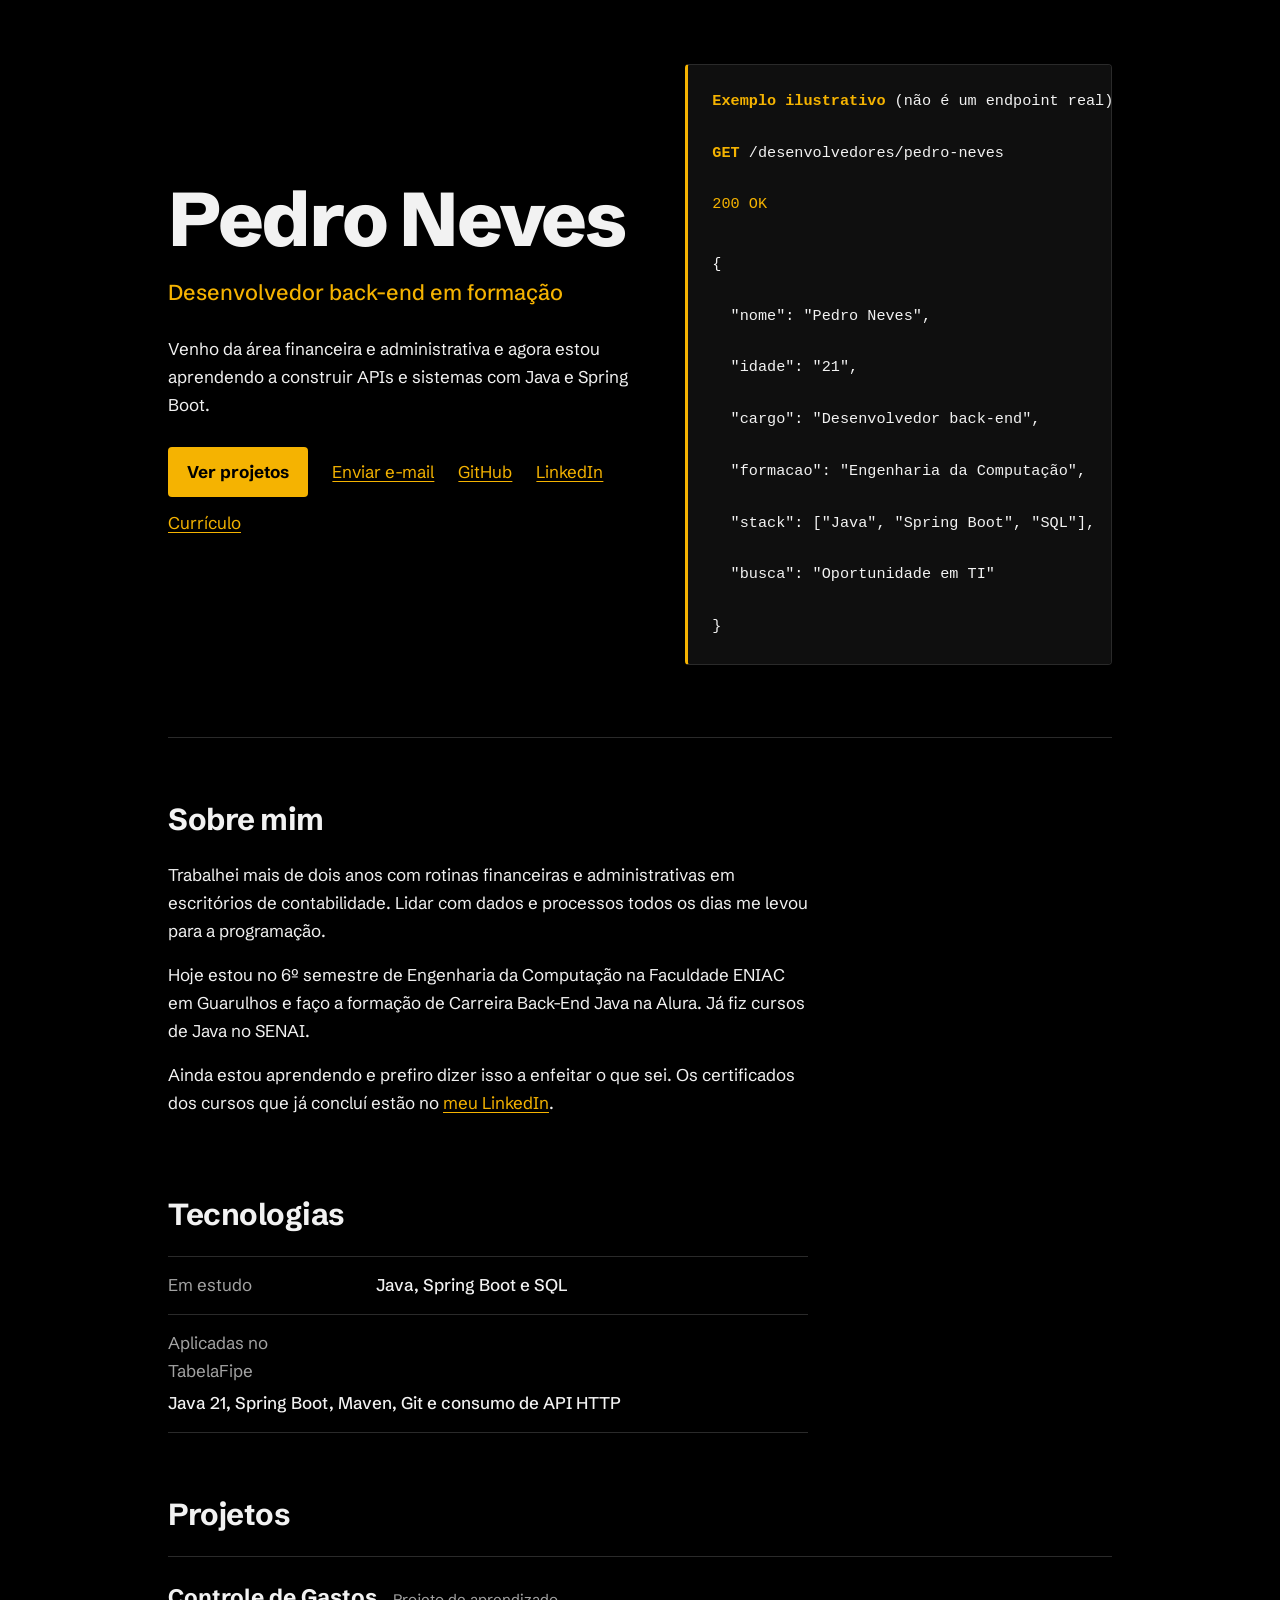
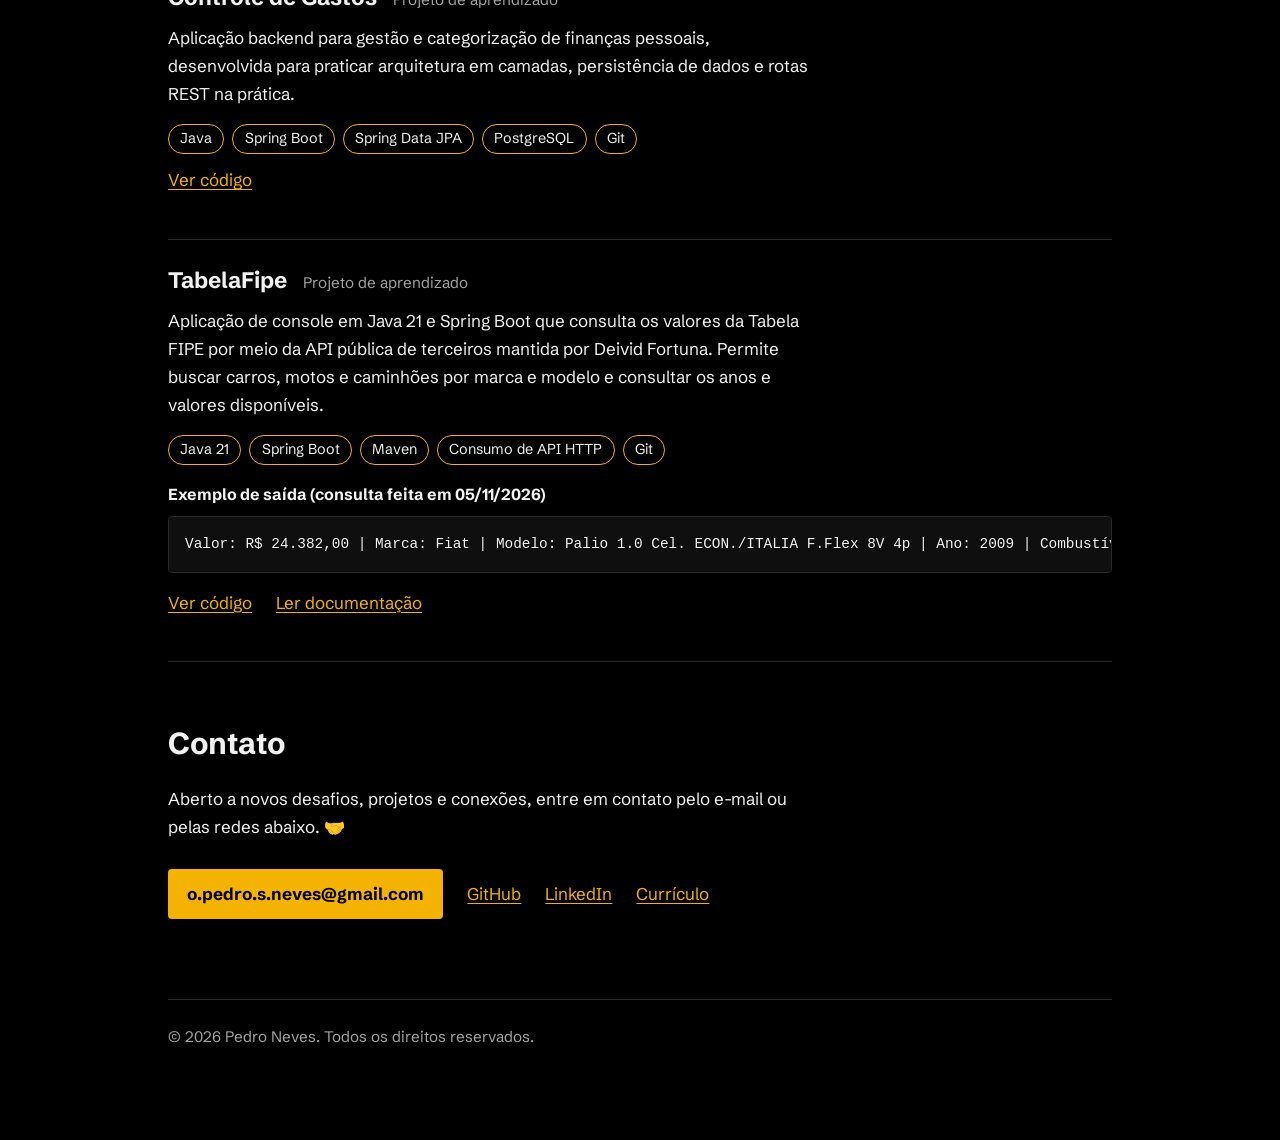
<file: index.html>
<!DOCTYPE html>
<html lang="pt-BR">
<head>
<meta charset="utf-8">
<meta name="viewport" content="width=device-width, initial-scale=1">
<title>Pedro Neves | Desenvolvedor back-end</title>
<meta name="description" content="Portfólio de Pedro Neves, desenvolvedor back-end em formação com Java e Spring Boot.">
<link rel="preconnect" href="https://fonts.googleapis.com">
<link rel="preconnect" href="https://fonts.gstatic.com" crossorigin>
<link href="https://fonts.googleapis.com/css2?family=Schibsted+Grotesk:wght@400;500;700;800&display=swap" rel="stylesheet">
<link rel="icon" type="image/svg+xml" href="data:image/svg+xml,%3Csvg xmlns=%22http://www.w3.org/2000/svg%22 viewBox=%220 0 64 64%22%3E%3Crect width=%2264%22 height=%2264%22 rx=%2214%22 fill=%22%23000000%22/%3E%3Crect x=%221.5%22 y=%221.5%22 width=%2261%22 height=%2261%22 rx=%2212.5%22 fill=%22none%22 stroke=%22%23f5b301%22 stroke-width=%223%22/%3E%3Cpolygon fill=%22%23f5b301%22 points=%2218,48 18,16 27,16 38,35 38,16 46,16 46,48 37,48 26,29 26,48%22/%3E%3C/svg%3E">
<link rel="icon" type="image/png" sizes="48x48" href="[data-uri]">
<link rel="apple-touch-icon" href="[data-uri]">
<link rel="stylesheet" href="style.css">
</head>
<body>
<main>

<header class="hero">
  <div class="hero-text">
    <h1>Pedro Neves</h1>
    <p class="role">Desenvolvedor back-end em formação</p>
    <p>Venho da área financeira e administrativa e agora estou aprendendo a construir APIs e sistemas com Java e Spring Boot.</p>
    <p class="links">
      <a class="btn" href="#projetos">Ver projetos</a>
      <a href="mailto:o.pedro.s.neves@gmail.com">Enviar e-mail</a>
      <a href="https://github.com/Pedro-Nex">GitHub</a>
      <a href="https://www.linkedin.com/in/pedro-neves-sou">LinkedIn</a>
      <a href="curriculo.html">Currículo</a>
    </p>
  </div>

  <pre class="resp" aria-label="Exemplo ilustrativo de resposta de API, não é um endpoint real"><code><span class="l"><b>Exemplo ilustrativo</b> (não é um endpoint real)</span>
<span class="l"><b>GET</b> /desenvolvedores/pedro-neves</span>
<span class="l ok">200 OK</span>
<span class="l">{</span>
<span class="l">  "nome": "Pedro Neves",</span>
<span class="l">  "idade": "21",</span>
<span class="l">  "cargo": "Desenvolvedor back-end",</span>
<span class="l">  "formacao": "Engenharia da Computação",</span>
<span class="l">  "stack": ["Java", "Spring Boot", "SQL"],</span>
<span class="l">  "busca": "Oportunidade em TI"</span>
<span class="l">}</span></code></pre>
</header>

<section id="sobre">
  <h2>Sobre mim</h2>
  <p>Trabalhei mais de dois anos com rotinas financeiras e administrativas em escritórios de contabilidade. Lidar com dados e processos todos os dias me levou para a programação.</p>
  <p>Hoje estou no 6º semestre de Engenharia da Computação na Faculdade ENIAC em Guarulhos e faço a formação de Carreira Back-End Java na Alura. Já fiz cursos de Java no SENAI.</p>
  <p>Ainda estou aprendendo e prefiro dizer isso a enfeitar o que sei. Os certificados dos cursos que já concluí estão no <a href="https://www.linkedin.com/in/pedro-neves-sou/details/certifications/">meu LinkedIn</a>.</p>
</section>

<section id="stack">
  <h2>Tecnologias</h2>
  <dl class="stack">
    <div><dt>Em estudo</dt><dd>Java, Spring Boot e SQL</dd></div>
    <div><dt>Aplicadas no TabelaFipe</dt><dd>Java 21, Spring Boot, Maven, Git e consumo de API HTTP</dd></div>
  </dl>
</section>

<section id="projetos">
  <h2>Projetos</h2>
  <div id="lista-projetos"></div>
</section>

<section id="contato">
  <h2>Contato</h2>
  <p>Aberto a novos desafios, projetos e conexões, entre em contato pelo e-mail ou pelas redes abaixo. 🤝</p>
  <p class="links">
    <a class="btn" href="mailto:o.pedro.s.neves@gmail.com">o.pedro.s.neves@gmail.com</a>
    <a href="https://github.com/Pedro-Nex">GitHub</a>
    <a href="https://www.linkedin.com/in/pedro-neves-sou">LinkedIn</a>
    <a href="curriculo.html">Currículo</a>
  </p>
</section>

<footer>
  <p>© <span id="ano">2026</span> Pedro Neves. Todos os direitos reservados.</p>
</footer>

</main>

<script src="projects.js"></script>
<script>document.getElementById("ano").textContent = new Date().getFullYear();</script>
<script>
  var alvo = document.getElementById("lista-projetos");
  if (!projects.length) {
    alvo.textContent = "Projetos novos aparecem aqui em breve.";
  }
  projects.forEach(function (p) {
    var item = document.createElement("article");
    item.className = "projeto";

    var topo = document.createElement("div");
    topo.className = "projeto-topo";
    var h3 = document.createElement("h3");
    h3.textContent = p.nome;
    topo.appendChild(h3);
    if (p.status) {
      var st = document.createElement("span");
      st.className = "status";
      st.textContent = p.status;
      topo.appendChild(st);
    }
    item.appendChild(topo);

    var desc = document.createElement("p");
    desc.textContent = p.descricao;
    item.appendChild(desc);

    var tags = document.createElement("ul");
    tags.className = "tags";
    p.tecnologias.forEach(function (t) {
      var li = document.createElement("li");
      li.textContent = t;
      tags.appendChild(li);
    });
    item.appendChild(tags);

    if (p.exemplo) {
      var exemplo = document.createElement("div");
      exemplo.className = "projeto-exemplo";
      var tituloExemplo = document.createElement("h4");
      tituloExemplo.textContent = p.exemplo.titulo;
      exemplo.appendChild(tituloExemplo);
      var saida = document.createElement("pre");
      var codigoSaida = document.createElement("code");
      codigoSaida.textContent = p.exemplo.saida;
      saida.appendChild(codigoSaida);
      exemplo.appendChild(saida);
      item.appendChild(exemplo);
    }

    var links = document.createElement("p");
    links.className = "links";
    (p.links || []).forEach(function (l) {
      var a = document.createElement("a");
      a.href = l.url;
      a.textContent = l.texto;
      links.appendChild(a);
    });
    item.appendChild(links);

    alvo.appendChild(item);
  });
</script>
</body>
</html>
</file>
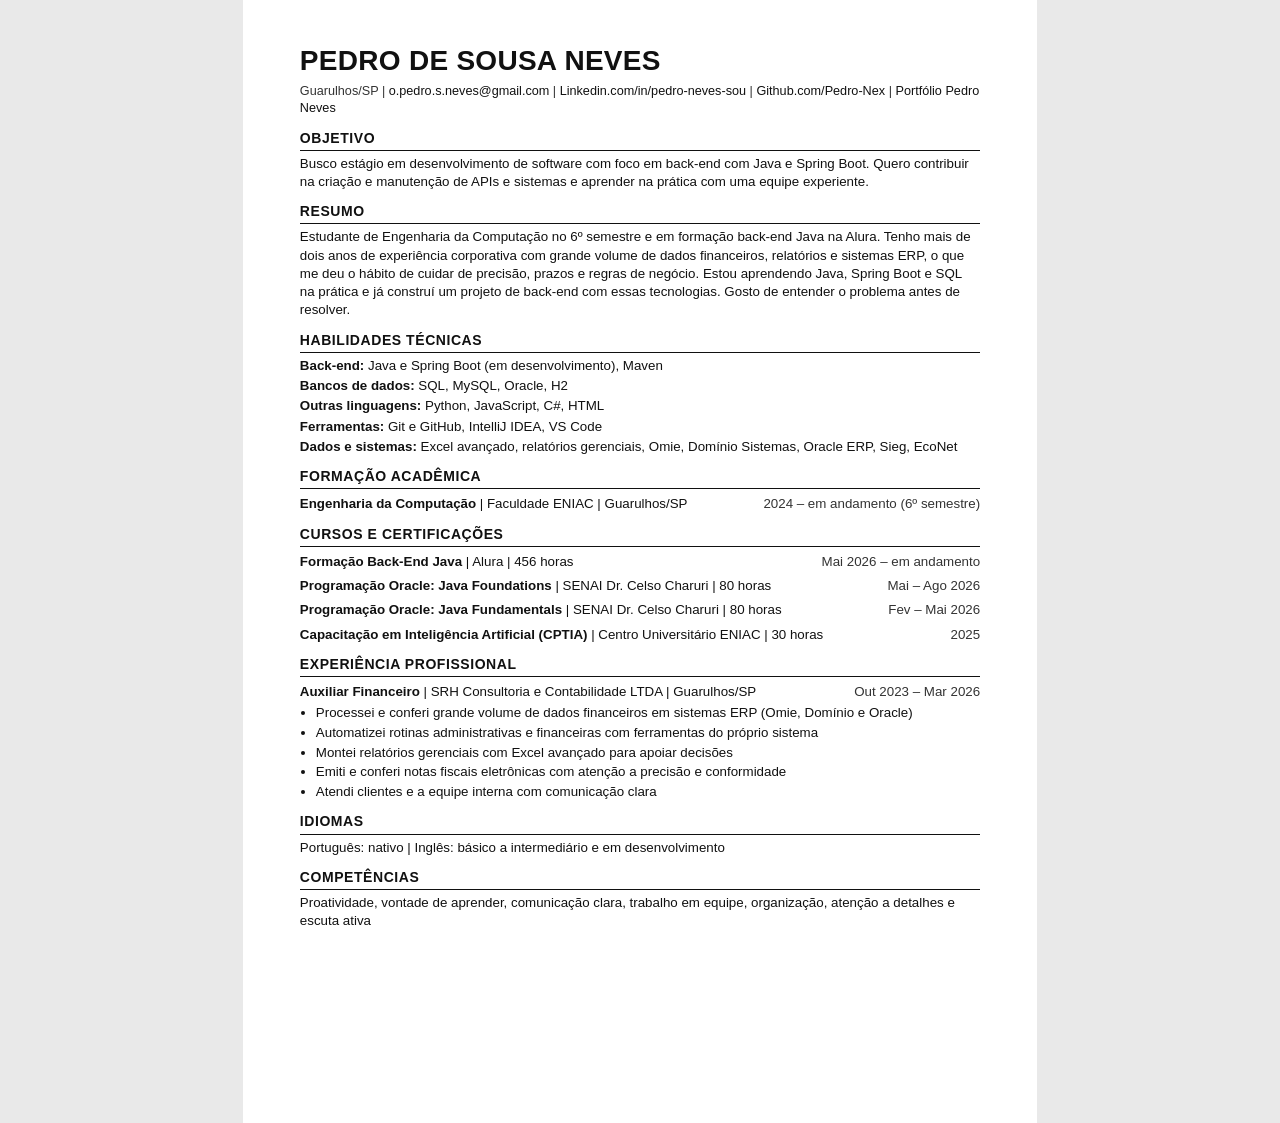
<file: curriculo.html>
<!DOCTYPE html>
<html lang="pt-BR">
<head>
<meta charset="utf-8">
<meta name="viewport" content="width=device-width, initial-scale=1">
<title>Pedro de Sousa Neves | Currículo</title>
<link href="https://fonts.googleapis.com/css2?family=Schibsted+Grotesk:wght@400;500;700;800&display=swap" rel="stylesheet">
<link rel="icon" type="image/svg+xml" href="data:image/svg+xml,%3Csvg xmlns=%22http://www.w3.org/2000/svg%22 viewBox=%220 0 64 64%22%3E%3Crect width=%2264%22 height=%2264%22 rx=%2214%22 fill=%22%23000000%22/%3E%3Crect x=%221.5%22 y=%221.5%22 width=%2261%22 height=%2261%22 rx=%2212.5%22 fill=%22none%22 stroke=%22%23f5b301%22 stroke-width=%223%22/%3E%3Cpolygon fill=%22%23f5b301%22 points=%2218,48 18,16 27,16 38,35 38,16 46,16 46,48 37,48 26,29 26,48%22/%3E%3C/svg%3E">
<link rel="icon" type="image/png" sizes="48x48" href="[data-uri]">
<link rel="apple-touch-icon" href="[data-uri]">


<!--
  COMO USAR ESTE ARQUIVO
  1. Edite os textos aqui no HTML. Cada bloco tem um comentário dizendo o que é
  2. Abra o arquivo no Chrome e aperte Ctrl+P
  3. Em Destino escolha "Salvar como PDF". Em Margens escolha "Nenhuma" e desmarque "Cabeçalhos e rodapés"
  4. Salve como curriculo-pedro-neves.pdf na pasta do site (mesmo nome para o link do site continuar valendo)
-->

<style>
  @page { size: A4; margin: 0; }

  * { box-sizing: border-box; }

  body {
    margin: 0;
    background: #e9e9e9;
    color: #111;
    font-family: Arial, "Liberation Sans", Helvetica, sans-serif;
    font-size: 10pt;
    line-height: 1.37;
  }

  .pagina {
    width: 210mm;
    min-height: 297mm;
    margin: 0 auto;
    padding: 11mm 15mm;
    background: #fff;
  }

  h1 { margin: 0; font-size: 21pt; letter-spacing: 0.01em; }
  .contato { margin: 3px 0 0; font-size: 9.5pt; color: #333; }
  .contato a { color: #111; text-decoration: none; }

  h2 {
    margin: 11px 0 4px;
    padding-bottom: 2px;
    border-bottom: 1.2px solid #111;
    font-size: 10.5pt;
    letter-spacing: 0.04em;
  }

  p { margin: 0 0 4px; }
  ul { margin: 3px 0 0; padding-left: 16px; }
  li { margin-bottom: 1.5px; }

  .linha {
    display: flex;
    justify-content: space-between;
    gap: 12px;
    margin-top: 6px;
  }
  .linha:first-of-type { margin-top: 0; }
  .linha b { font-weight: 700; }
  .linha .data { white-space: nowrap; color: #333; }
  .sub { color: #333; }

  .skills p { margin-bottom: 2px; }

  a { color: #111; }

  @media print {
    body { background: #fff; }
    .pagina { margin: 0; padding: 11mm 15mm; min-height: auto; }
  }

  @media screen and (max-width: 700px) {
    .pagina { width: 100%; min-height: 0; padding: 20px; }
    .linha { flex-direction: column; gap: 0; }
  }
</style>
</head>

<body>
<div class="pagina">

  <!-- CABEÇALHO: nome e contatos -->
  <h1>PEDRO DE SOUSA NEVES</h1>
  <p class="contato">
    Guarulhos/SP |
    <a href="mailto:o.pedro.s.neves@gmail.com">o.pedro.s.neves@gmail.com</a> |
    <a href="https://www.linkedin.com/in/pedro-neves-sou">Linkedin.com/in/pedro-neves-sou</a> |
    <a href="https://github.com/Pedro-Nex">Github.com/Pedro-Nex</a> |
    <a href="https://pedro-nex.github.io/">Portfólio Pedro Neves</a>
    <!-- Para versões enviadas direto a uma empresa você pode incluir o telefone aqui. Deixei de fora porque este arquivo fica público no site -->
  </p>

  <!-- OBJETIVO -->
  <h2>OBJETIVO</h2>
  <p>Busco estágio em desenvolvimento de software com foco em back-end com Java e Spring Boot. Quero contribuir na criação e manutenção de APIs e sistemas e aprender na prática com uma equipe experiente.</p>

  <!-- RESUMO -->
  <h2>RESUMO</h2>
  <p>Estudante de Engenharia da Computação no 6º semestre e em formação back-end Java na Alura. Tenho mais de dois anos de experiência corporativa com grande volume de dados financeiros, relatórios e sistemas ERP, o que me deu o hábito de cuidar de precisão, prazos e regras de negócio. Estou aprendendo Java, Spring Boot e SQL na prática e já construí um projeto de back-end com essas tecnologias. Gosto de entender o problema antes de resolver.</p>

  <!-- HABILIDADES: cada linha é um grupo -->
  <h2>HABILIDADES TÉCNICAS</h2>
  <div class="skills">
    <p><b>Back-end:</b> Java e Spring Boot (em desenvolvimento), Maven</p>
    <p><b>Bancos de dados:</b> SQL, MySQL, Oracle, H2</p>
    <p><b>Outras linguagens:</b> Python, JavaScript, C#, HTML</p>
    <p><b>Ferramentas:</b> Git e GitHub, IntelliJ IDEA, VS Code</p>
    <p><b>Dados e sistemas:</b> Excel avançado, relatórios gerenciais, Omie, Domínio Sistemas, Oracle ERP, Sieg, EcoNet</p>
  </div>

  <!-- PROJETOS: para adicionar outro copie do primeiro .linha até o fim da lista 
  <h2>PROJETOS</h2>
  <div class="linha">
    <span><b>Chatbot de WhatsApp em Java com Spring Boot</b> <span class="sub">| Projeto acadêmico</span></span>
  </div>
  <ul>
    <li>Desenvolvi o back-end com Java 17 e Spring Boot 3</li>
    <li>Modelei o banco de dados com três tabelas para estado do usuário, doações e atendimento humano</li>
    <li>Comecei com MySQL e migrei para H2 para o projeto rodar sem instalação externa</li>
  </ul>
  <p class="sub" style="margin-top:3px">Tecnologias: Java 17, Spring Boot 3, MySQL, H2</p> -->

  <!-- FORMAÇÃO E CURSOS -->
  <h2>FORMAÇÃO ACADÊMICA</h2>
  <div class="linha">
    <span><b>Engenharia da Computação</b> | Faculdade ENIAC | Guarulhos/SP</span>
    <span class="data">2024 – em andamento (6º semestre)</span>
  </div>

  <h2>CURSOS E CERTIFICAÇÕES</h2>
  <div class="linha">
    <span><b>Formação Back-End Java</b> | Alura | 456 horas</span>
    <span class="data">Mai 2026 – em andamento</span>
  </div>
  <div class="linha">
    <span><b>Programação Oracle: Java Foundations</b> | SENAI Dr. Celso Charuri | 80 horas</span>
    <span class="data">Mai – Ago 2026</span>
  </div>
  <div class="linha">
    <span><b>Programação Oracle: Java Fundamentals</b> | SENAI Dr. Celso Charuri | 80 horas</span>
    <span class="data">Fev – Mai 2026</span>
  </div>
  <div class="linha">
    <span><b>Capacitação em Inteligência Artificial (CPTIA)</b> | Centro Universitário ENIAC | 30 horas</span>
    <span class="data">2025</span>
  </div>

  <!-- EXPERIÊNCIA -->
  <h2>EXPERIÊNCIA PROFISSIONAL</h2>
  <div class="linha">
    <span><b>Auxiliar Financeiro</b> | SRH Consultoria e Contabilidade LTDA | Guarulhos/SP</span>
    <span class="data">Out 2023 – Mar 2026</span>
  </div>
  <ul>
    <li>Processei e conferi grande volume de dados financeiros em sistemas ERP (Omie, Domínio e Oracle)</li>
    <li>Automatizei rotinas administrativas e financeiras com ferramentas do próprio sistema</li>
    <li>Montei relatórios gerenciais com Excel avançado para apoiar decisões</li>
    <li>Emiti e conferi notas fiscais eletrônicas com atenção a precisão e conformidade</li>
    <li>Atendi clientes e a equipe interna com comunicação clara</li>
  </ul>

  <!-- IDIOMAS E COMPETÊNCIAS -->
  <h2>IDIOMAS</h2>
  <p>Português: nativo | Inglês: básico a intermediário e em desenvolvimento</p>

  <h2>COMPETÊNCIAS</h2>
  <p>Proatividade, vontade de aprender, comunicação clara, trabalho em equipe, organização, atenção a detalhes e escuta ativa</p>

</div>
</body>
</html>
</file>
<file: style.css>
:root {
  --bg: #000000;
  --surface: #0f0f0f;
  --line: #2a2a2a;
  --text: #f2f2f2;
  --muted: #a3a3a3;
  --accent: #f5b301;
}

* { box-sizing: border-box; }

html { scroll-behavior: smooth; }

body {
  margin: 0;
  background: var(--bg);
  color: var(--text);
  font-family: "Schibsted Grotesk", system-ui, -apple-system, "Segoe UI", sans-serif;
  font-size: 1.0625rem;
  line-height: 1.65;
}

main {
  max-width: 62rem;
  margin: 0 auto;
  padding: 4rem 1.5rem 5rem;
}

h1, h2, h3 { line-height: 1.15; margin: 0; }
p { margin: 0 0 1rem; max-width: 40rem; }

a { color: var(--accent); text-underline-offset: 0.2em; }
a:hover { color: #ffd15c; }
a:focus-visible, .btn:focus-visible {
  outline: 3px solid var(--accent);
  outline-offset: 3px;
  border-radius: 2px;
}

/* Hero */
.hero {
  display: grid;
  grid-template-columns: 1.1fr 1fr;
  gap: 3rem;
  align-items: center;
  padding-bottom: 4.5rem;
  border-bottom: 1px solid var(--line);
}

h1 {
  font-size: clamp(2.75rem, 7vw, 4.75rem);
  font-weight: 800;
  letter-spacing: -0.03em;
}

.role {
  margin: 0.75rem 0 1.5rem;
  font-size: 1.35rem;
  font-weight: 500;
  color: var(--accent);
}

.links {
  display: flex;
  flex-wrap: wrap;
  align-items: center;
  gap: 0.75rem 1.5rem;
  margin-top: 1.75rem;
}

.btn {
  display: inline-block;
  padding: 0.7rem 1.2rem;
  background: var(--accent);
  color: #000;
  font-weight: 700;
  text-decoration: none;
  border-radius: 4px;
}
.btn:hover { background: #ffd15c; color: #000; }

/* Resposta de API */
.resp {
  margin: 0;
  padding: 1.5rem;
  background: var(--surface);
  border: 1px solid var(--line);
  border-left: 3px solid var(--accent);
  border-radius: 4px;
  overflow-x: auto;
  font-family: ui-monospace, "SF Mono", Consolas, "Liberation Mono", monospace;
  font-size: 0.95rem;
  line-height: 1.7;
  color: var(--text);
}
.resp b { color: var(--accent); font-weight: 700; }
.resp .ok { color: var(--accent); margin-bottom: 0.5rem; display: block; }
.resp .l { display: block; white-space: pre; opacity: 0; animation: surgir 0.35s forwards; }
.resp .l:nth-child(1) { animation-delay: 0.1s; }
.resp .l:nth-child(2) { animation-delay: 0.5s; }
.resp .l:nth-child(3) { animation-delay: 0.8s; }
.resp .l:nth-child(4) { animation-delay: 0.95s; }
.resp .l:nth-child(5) { animation-delay: 1.1s; }
.resp .l:nth-child(6) { animation-delay: 1.25s; }
.resp .l:nth-child(7) { animation-delay: 1.4s; }
.resp .l:nth-child(8) { animation-delay: 1.55s; }
.resp .l:nth-child(9) { animation-delay: 1.7s; }

@keyframes surgir { to { opacity: 1; } }

/* Seções */
section { padding: 4rem 0 0; }

h2 {
  font-size: 1.9rem;
  font-weight: 700;
  letter-spacing: -0.015em;
  margin-bottom: 1.5rem;
}

.stack { margin: 0; max-width: 40rem; }
.stack div {
  display: flex;
  flex-wrap: wrap;
  gap: 0.25rem 2rem;
  padding: 0.9rem 0;
  border-top: 1px solid var(--line);
}
.stack div:last-child { border-bottom: 1px solid var(--line); }
.stack dt { width: 11rem; color: var(--muted); }
.stack dd { margin: 0; font-weight: 500; }

/* Projetos */
.projeto {
  padding: 1.75rem 0;
  border-top: 1px solid var(--line);
}
.projeto:last-child { border-bottom: 1px solid var(--line); }

.projeto-topo {
  display: flex;
  flex-wrap: wrap;
  align-items: baseline;
  gap: 0.5rem 1rem;
  margin-bottom: 0.75rem;
}
.projeto h3 { font-size: 1.4rem; font-weight: 700; }
.status { color: var(--muted); font-size: 0.95rem; }

.tags {
  display: flex;
  flex-wrap: wrap;
  gap: 0.5rem;
  list-style: none;
  margin: 0 0 0.5rem;
  padding: 0;
}
.tags li {
  padding: 0.15rem 0.7rem;
  border: 1px solid var(--accent);
  border-radius: 999px;
  font-size: 0.9rem;
}

.projeto .links { margin-top: 0.75rem; }

.projeto-exemplo { margin: 1rem 0; }
.projeto-exemplo h4 { margin: 0 0 0.5rem; font-size: 1rem; }
.projeto-exemplo pre {
  margin: 0;
  padding: 1rem;
  overflow-x: auto;
  background: var(--surface);
  border: 1px solid var(--line);
  border-radius: 4px;
  font: 0.9rem/1.6 ui-monospace, "SF Mono", Consolas, "Liberation Mono", monospace;
  color: var(--text);
}

/* Rodapé */
footer {
  margin-top: 5rem;
  padding-top: 1.5rem;
  border-top: 1px solid var(--line);
  color: var(--muted);
  font-size: 0.95rem;
}
footer p { margin: 0; }

/* Mobile */
@media (max-width: 760px) {
  main { padding-top: 2.5rem; }
  .hero { grid-template-columns: 1fr; gap: 2.5rem; padding-bottom: 3rem; }
  .stack dt { width: 100%; }
}

@media (prefers-reduced-motion: reduce) {
  html { scroll-behavior: auto; }
  .resp .l { opacity: 1; animation: none; }
}
</file>
